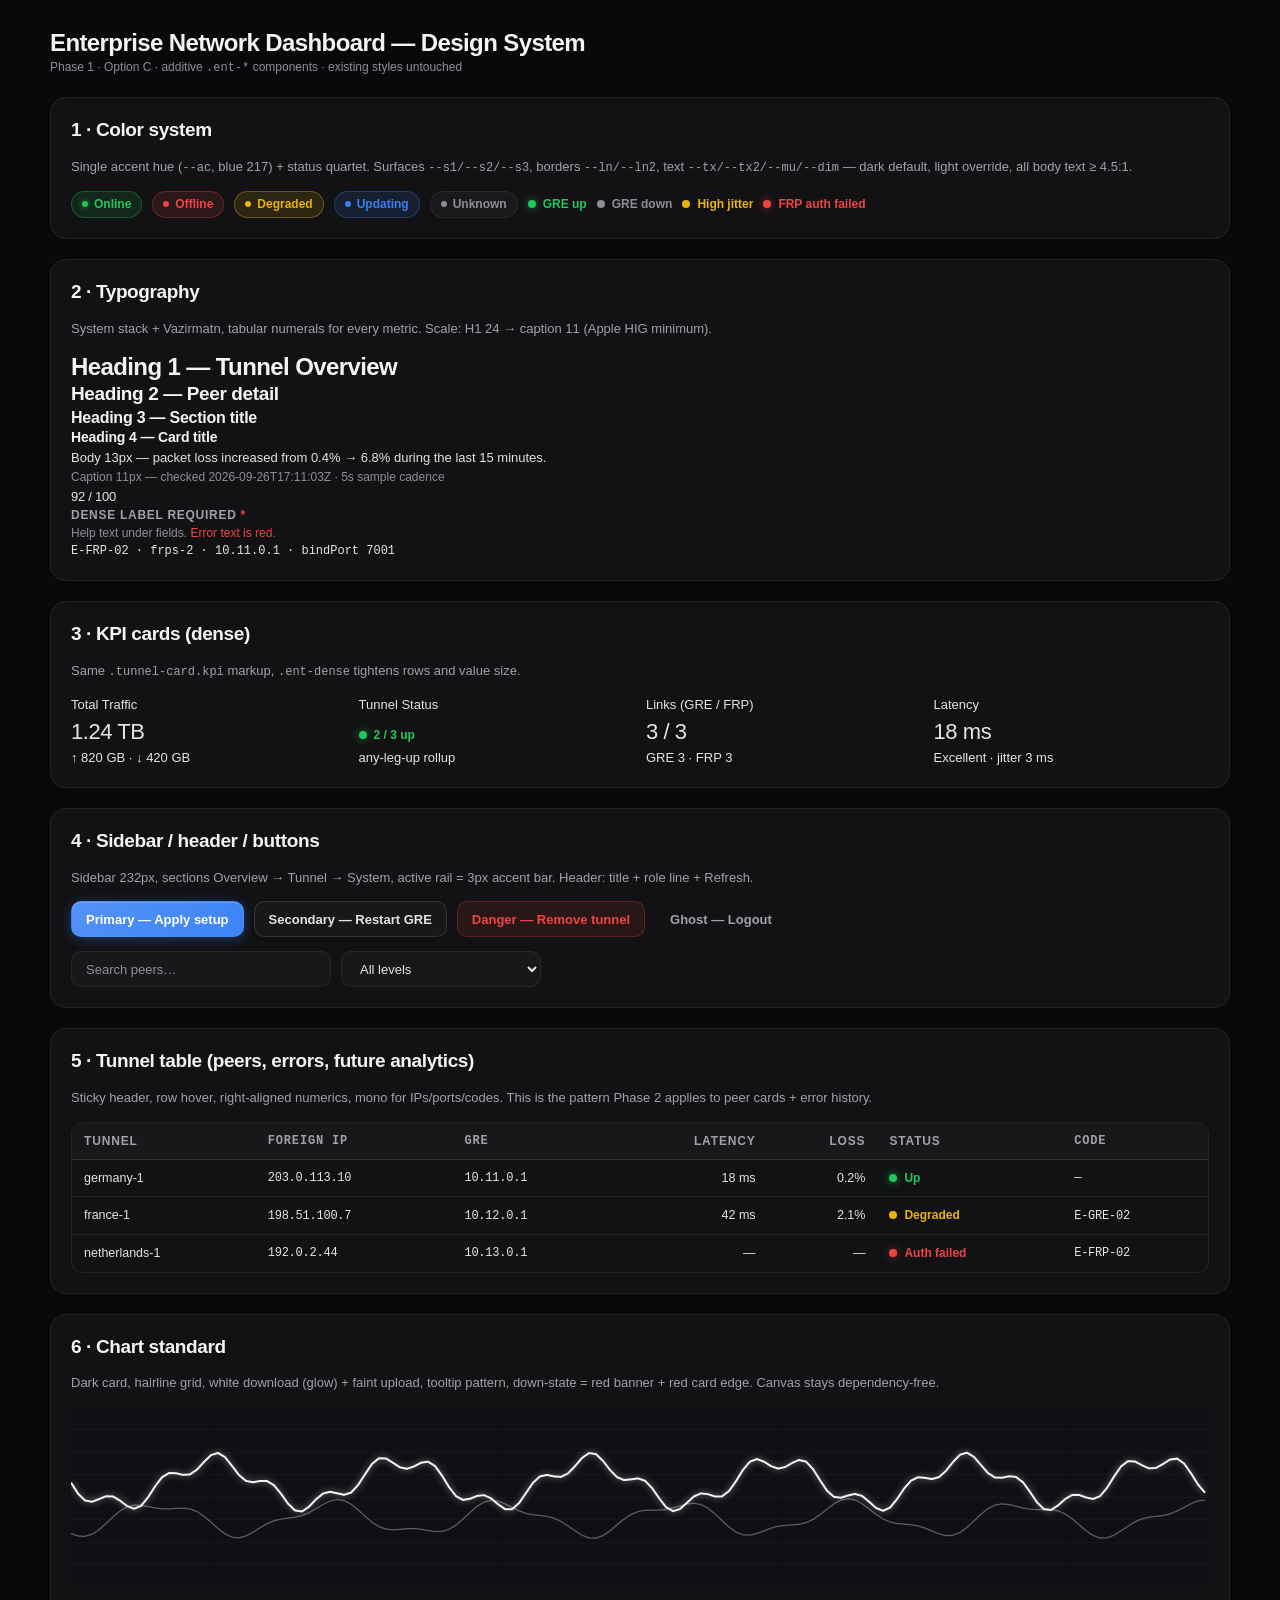
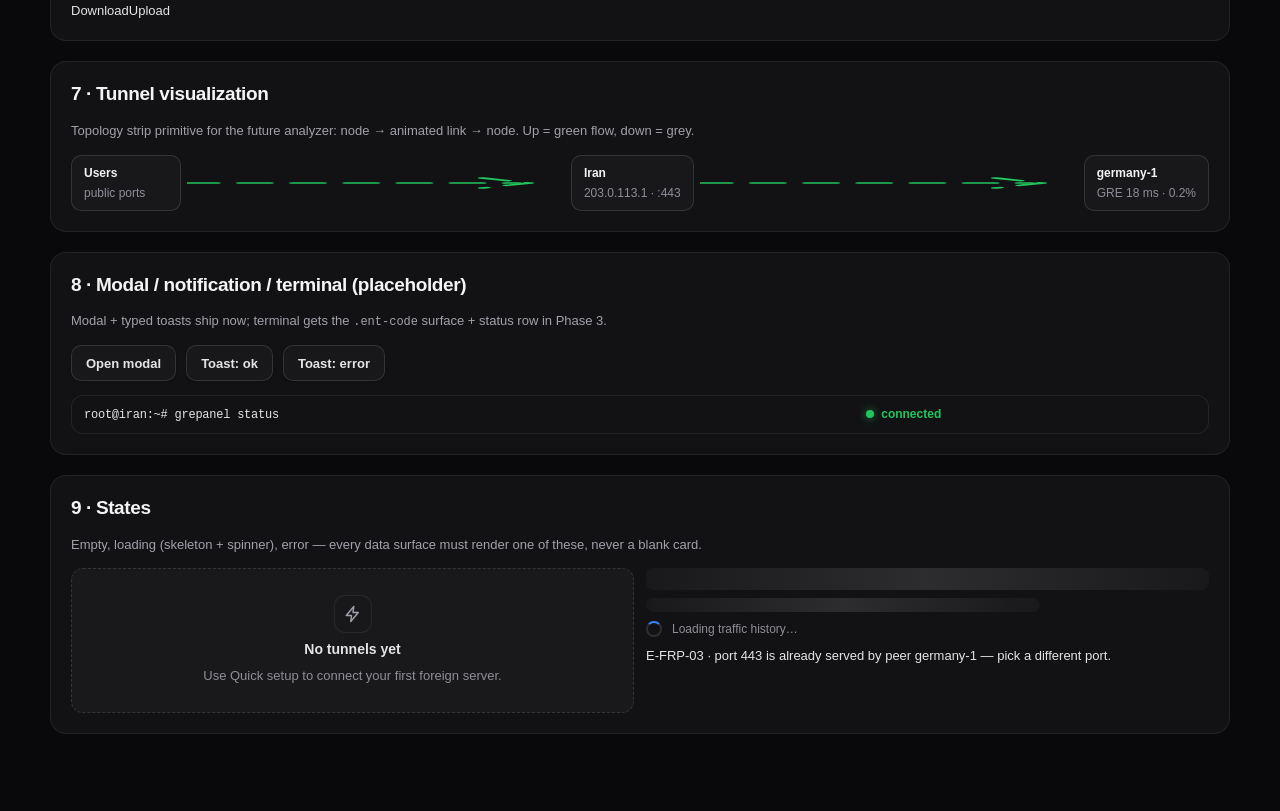
<file: panel/design-system.html>
<!doctype html>
<html lang="en">
<head>
<meta charset="utf-8">
<meta name="viewport" content="width=device-width, initial-scale=1">
<title>Hashem Panel — Enterprise Design System (Phase 1 Preview)</title>
<link rel="stylesheet" href="tokens.css">
<link rel="stylesheet" href="base.css">
<link rel="stylesheet" href="enterprise.css">
<style>
  body { padding: 28px 20px 80px; }
  .ds-wrap { max-width: 1180px; margin: 0 auto; display: grid; gap: 20px; }
  .ds-sec { background: var(--s1); border: 1px solid var(--ln); border-radius: 16px; padding: 20px; display: grid; gap: 14px; }
  .ds-sec > h2 { font-size: var(--fs-h2); color: var(--tx); margin: 0; }
  .ds-sec > p { color: var(--mu); font-size: var(--fs-body); margin: 0; }
  .ds-row { display: flex; gap: 10px; flex-wrap: wrap; align-items: center; }
  .ds-kpis { display: grid; grid-template-columns: repeat(4, 1fr); gap: 12px; }
  @media (max-width: 900px) { .ds-kpis { grid-template-columns: 1fr 1fr; } }
  .ds-note { font-size: var(--fs-small); color: var(--dim); }
  canvas.demo { width: 100%; height: 180px; display: block; }
</style>
</head>
<body data-t="dark">
<div class="ds-wrap">
  <div>
    <h1 style="color:var(--tx)">Enterprise Network Dashboard — Design System</h1>
    <p class="ds-note">Phase 1 · Option C · additive <span class="ent-code">.ent-*</span> components · existing styles untouched</p>
  </div>

  <div class="ds-sec">
    <h2>1 · Color system</h2>
    <p>Single accent hue (<span class="ent-code">--ac</span>, blue 217) + status quartet. Surfaces <span class="ent-code">--s1/--s2/--s3</span>, borders <span class="ent-code">--ln/--ln2</span>, text <span class="ent-code">--tx/--tx2/--mu/--dim</span> — dark default, light override, all body text ≥ 4.5:1.</p>
    <div class="ds-row">
      <span class="badge ok"><span class="dot"></span>Online</span>
      <span class="badge err"><span class="dot"></span>Offline</span>
      <span class="badge warn"><span class="dot"></span>Degraded</span>
      <span class="badge info"><span class="dot"></span>Updating</span>
      <span class="badge dim"><span class="dot"></span>Unknown</span>
      <span class="ent-st on"><i></i>GRE up</span>
      <span class="ent-st off"><i></i>GRE down</span>
      <span class="ent-st warn"><i></i>High jitter</span>
      <span class="ent-st err"><i></i>FRP auth failed</span>
    </div>
  </div>

  <div class="ds-sec">
    <h2>2 · Typography</h2>
    <p>System stack + Vazirmatn, tabular numerals for every metric. Scale: H1 24 → caption 11 (Apple HIG minimum).</p>
    <div>
      <h1>Heading 1 — Tunnel Overview</h1>
      <h2>Heading 2 — Peer detail</h2>
      <h3>Heading 3 — Section title</h3>
      <h4>Heading 4 — Card title</h4>
      <p>Body 13px — packet loss increased from 0.4% → 6.8% during the last 15 minutes.</p>
      <small>Caption 11px — checked 2026-09-26T17:11:03Z · 5s sample cadence</small>
      <div class="kpi-val mono">92 / 100</div>
      <div class="ent-label">Dense label <span class="ent-req">required</span></div>
      <div class="ent-help">Help text under fields. <span class="ent-err-text">Error text is red.</span></div>
      <div class="ent-code">E-FRP-02 · frps-2 · 10.11.0.1 · bindPort 7001</div>
    </div>
  </div>

  <div class="ds-sec">
    <h2>3 · KPI cards (dense)</h2>
    <p>Same <span class="ent-code">.tunnel-card.kpi</span> markup, <span class="ent-code">.ent-dense</span> tightens rows and value size.</p>
    <div class="ds-kpis ent-dense">
      <div class="tunnel-card kpi"><div class="kpi-top"><span class="kpi-label">Total Traffic</span></div><div class="kpi-val mono">1.24 TB</div><div class="kpi-sub">↑ 820 GB · ↓ 420 GB</div></div>
      <div class="tunnel-card kpi"><div class="kpi-top"><span class="kpi-label">Tunnel Status</span></div><div class="kpi-val"><span class="ent-st on"><i></i>2 / 3 up</span></div><div class="kpi-sub">any-leg-up rollup</div></div>
      <div class="tunnel-card kpi"><div class="kpi-top"><span class="kpi-label">Links (GRE / FRP)</span></div><div class="kpi-val mono">3 / 3</div><div class="kpi-sub">GRE 3 · FRP 3</div></div>
      <div class="tunnel-card kpi"><div class="kpi-top"><span class="kpi-label">Latency</span></div><div class="kpi-val mono">18 ms</div><div class="kpi-sub"><span class="pos">Excellent</span> · jitter 3 ms</div></div>
    </div>
  </div>

  <div class="ds-sec">
    <h2>4 · Sidebar / header / buttons</h2>
    <p>Sidebar 232px, sections Overview → Tunnel → System, active rail = 3px accent bar. Header: title + role line + Refresh.</p>
    <div class="ds-row">
      <button class="hashem-btn hashem-btn-primary">Primary — Apply setup</button>
      <button class="hashem-btn hashem-btn-secondary">Secondary — Restart GRE</button>
      <button class="hashem-btn hashem-btn-danger">Danger — Remove tunnel</button>
      <button class="hashem-btn hashem-btn-ghost">Ghost — Logout</button>
    </div>
    <div class="ds-row">
      <input class="hashem-input" placeholder="Search peers…" style="max-width:260px">
      <select class="hashem-select" style="max-width:200px"><option>All levels</option><option>Errors</option></select>
    </div>
  </div>

  <div class="ds-sec">
    <h2>5 · Tunnel table (peers, errors, future analytics)</h2>
    <p>Sticky header, row hover, right-aligned numerics, mono for IPs/ports/codes. This is the pattern Phase 2 applies to peer cards + error history.</p>
    <div class="ent-tbl-wrap" tabindex="0">
      <table class="ent-tbl">
        <thead><tr><th>Tunnel</th><th class="mono">Foreign IP</th><th class="mono">GRE</th><th class="num">Latency</th><th class="num">Loss</th><th>Status</th><th class="mono">Code</th></tr></thead>
        <tbody>
          <tr><td>germany-1</td><td class="mono">203.0.113.10</td><td class="mono">10.11.0.1</td><td class="num">18 ms</td><td class="num">0.2%</td><td><span class="ent-st on"><i></i>Up</span></td><td class="mono">—</td></tr>
          <tr><td>france-1</td><td class="mono">198.51.100.7</td><td class="mono">10.12.0.1</td><td class="num">42 ms</td><td class="num">2.1%</td><td><span class="ent-st warn"><i></i>Degraded</span></td><td class="mono">E-GRE-02</td></tr>
          <tr><td>netherlands-1</td><td class="mono">192.0.2.44</td><td class="mono">10.13.0.1</td><td class="num">—</td><td class="num">—</td><td><span class="ent-st err"><i></i>Auth failed</span></td><td class="mono">E-FRP-02</td></tr>
        </tbody>
      </table>
    </div>
  </div>

  <div class="ds-sec">
    <h2>6 · Chart standard</h2>
    <p>Dark card, hairline grid, white download (glow) + faint upload, tooltip pattern, down-state = red banner + red card edge. Canvas stays dependency-free.</p>
    <div class="ent-chart-wrap">
      <canvas class="demo" id="demoChart"></canvas>
    </div>
    <div class="chart-legend"><span><i class="sw" style="background:#f4f4f5"></i>Download</span><span><i class="sw" style="background:rgba(244,244,245,.35)"></i>Upload</span></div>
  </div>

  <div class="ds-sec">
    <h2>7 · Tunnel visualization</h2>
    <p>Topology strip primitive for the future analyzer: node → animated link → node. Up = green flow, down = grey.</p>
    <div class="ent-topo">
      <div class="ent-topo-node"><b>Users</b><span>public ports</span></div>
      <div class="ent-topo-link up"><svg viewBox="0 0 64 22" preserveAspectRatio="none"><line x1="0" y1="11" x2="56" y2="11" stroke="currentColor" stroke-width="1.5"/><path d="M50 6 L58 11 L50 16" fill="none" stroke="currentColor" stroke-width="1.5"/></svg></div>
      <div class="ent-topo-node"><b>Iran</b><span>203.0.113.1 · :443</span></div>
      <div class="ent-topo-link up"><svg viewBox="0 0 64 22" preserveAspectRatio="none"><line x1="0" y1="11" x2="56" y2="11" stroke="currentColor" stroke-width="1.5"/><path d="M50 6 L58 11 L50 16" fill="none" stroke="currentColor" stroke-width="1.5"/></svg></div>
      <div class="ent-topo-node"><b>germany-1</b><span>GRE 18 ms · 0.2%</span></div>
    </div>
  </div>

  <div class="ds-sec">
    <h2>8 · Modal / notification / terminal (placeholder)</h2>
    <p>Modal + typed toasts ship now; terminal gets the <span class="ent-code">.ent-code</span> surface + status row in Phase 3.</p>
    <div class="ds-row">
      <button class="hashem-btn hashem-btn-secondary" onclick="document.getElementById('demoModal').hidden=false">Open modal</button>
      <button class="hashem-btn hashem-btn-secondary" onclick="demoToast('ok','Tunnel added','germany-1 · token shown in logs')">Toast: ok</button>
      <button class="hashem-btn hashem-btn-secondary" onclick="demoToast('err','E-FRP-02 · auth failed','Re-copy the token from the Iran peer card')">Toast: error</button>
    </div>
    <div class="ent-tbl-wrap"><table class="ent-tbl"><tbody>
      <tr><td class="mono">root@iran:~# grepanel status</td><td><span class="ent-st on"><i></i>connected</span></td></tr>
    </tbody></table></div>
  </div>

  <div class="ds-sec">
    <h2>9 · States</h2>
    <p>Empty, loading (skeleton + spinner), error — every data surface must render one of these, never a blank card.</p>
    <div class="ent-grid-2">
      <div class="ent-empty"><span class="ent-empty-ic"><svg viewBox="0 0 24 24" fill="none" stroke="currentColor"><path d="M13 2L3 14h7l-1 8 10-12h-7l1-8z"/></svg></span><b>No tunnels yet</b>Use Quick setup to connect your first foreign server.</div>
      <div style="display:grid;gap:8px;align-content:start">
        <div class="ent-skel" style="height:22px"></div>
        <div class="ent-skel" style="height:14px;width:70%"></div>
        <div class="ds-row"><span class="ent-spinner"></span><span class="ds-note">Loading traffic history…</span></div>
        <div class="warnbox">E-FRP-03 · port 443 is already served by peer germany-1 — pick a different port.</div>
      </div>
    </div>
  </div>
</div>

<div class="ent-modal-ov" id="demoModal" hidden>
  <div class="ent-modal" role="dialog" aria-modal="true" aria-label="Demo modal">
    <div class="ent-modal-h"><b>Remove tunnel?</b><button class="ent-x" onclick="document.getElementById('demoModal').hidden=true" aria-label="Close">×</button></div>
    <div class="ent-modal-b"><p style="color:var(--tx2);margin:0">GRE + FRP for <span class="ent-code">germany-1</span> will be deleted; the panel stays. This is the future confirm pattern for destructive actions.</p></div>
    <div class="ent-modal-f"><button class="hashem-btn hashem-btn-ghost" onclick="document.getElementById('demoModal').hidden=true">Cancel</button><button class="hashem-btn hashem-btn-danger" onclick="document.getElementById('demoModal').hidden=true">Remove</button></div>
  </div>
</div>
<div id="entToasts"></div>

<script>
function demoToast(kind, title, sub) {
  const box = document.getElementById('entToasts');
  const el = document.createElement('div');
  el.className = 'ent-toast ' + kind;
  el.innerHTML = '<i></i><div><b></b><small></small></div>';
  el.querySelector('b').textContent = title;
  el.querySelector('small').textContent = sub;
  box.appendChild(el);
  setTimeout(() => el.remove(), 3200);
}
(function () {
  const c = document.getElementById('demoChart'), ctx = c.getContext('2d');
  const W = c.width = c.offsetWidth * 2, H = c.height = 360;
  ctx.fillStyle = '#101014'; ctx.fillRect(0, 0, W, H);
  ctx.strokeStyle = 'rgba(255,255,255,.06)'; ctx.lineWidth = 1;
  for (let y = 0; y < H; y += 45) { ctx.beginPath(); ctx.moveTo(0, y + .5); ctx.lineTo(W, y + .5); ctx.stroke(); }
  const line = (pts, style, glow) => {
    ctx.beginPath(); pts.forEach((p, i) => i ? ctx.lineTo(p[0], p[1]) : ctx.moveTo(p[0], p[1]));
    ctx.strokeStyle = style; ctx.lineWidth = glow ? 4 : 2.5;
    if (glow) { ctx.shadowColor = 'rgba(255,255,255,.55)'; ctx.shadowBlur = 14; }
    ctx.stroke(); ctx.shadowBlur = 0;
  };
  const dl = [], ul = [];
  for (let x = 0; x <= W; x += 14) {
    dl.push([x, H * .42 + Math.sin(x / 60) * 44 + Math.sin(x / 17) * 16]);
    ul.push([x, H * .62 + Math.cos(x / 55) * 30 + Math.sin(x / 23) * 10]);
  }
  line(ul, 'rgba(244,244,245,.35)', false);
  line(dl, '#f4f4f5', true);
})();
try {
  var t = localStorage.getItem('gre_theme') || 'dark';
  document.body.dataset.t = t;
} catch (e) {}
</script>
</body>
</html>
</file>
<file: panel/tokens.css>
/* Hashem Tunnel — Design Tokens
 * Minimal, Premium, Technical, Friendly
 */

/* Baseline resets */
button,input,select,textarea{font:inherit;color:inherit}
svg{fill:none;stroke:currentColor;stroke-width:1.9;stroke-linecap:round;stroke-linejoin:round}
[hidden]{display:none!important}

*{box-sizing:border-box;margin:0;padding:0}
html{-webkit-text-size-adjust:100%;-moz-text-size-adjust:100%;text-size-adjust:100%}

/* Glass material — subtle, professional */
/* Baseline typography scale & spacing rhythm */
:root {
  /* Typography scale — rem-based, Apple HIG consistent hierarchy */
  --font-sans: -apple-system, BlinkMacSystemFont, "Segoe UI", Roboto, "Inter", "Vazirmatn", Helvetica, Arial, sans-serif;
  --font-mono: ui-monospace, SFMono-Regular, Menlo, Monaco, Consolas, monospace;

  --fs-h1: 1.5rem;          /* 24px */
  --lh-h1: 1.25;
  --fw-h1: 700;

  --fs-h2: 1.1875rem;       /* 19px */
  --lh-h2: 1.3;
  --fw-h2: 650;

  --fs-h3: 1rem;            /* 16px */
  --lh-h3: 1.35;
  --fw-h3: 600;

  --fs-h4: 0.875rem;        /* 14px */
  --lh-h4: 1.4;
  --fw-h4: 600;

  --fs-body: 0.8125rem;     /* 13px */
  --lh-body: 1.5;
  --fw-body: 450;

  --fs-small: 0.75rem;      /* 12px */
  --lh-small: 1.45;
  --fw-small: 500;

  --fs-caption: 0.75rem;    /* 12px (project-wide minimum) */
  --lh-caption: 1.4;
  --fw-caption: 500;

  /* Spacing scale — 4/8/12/16/24/32 rhythm */
  --sp-1: 0.25rem;   /* 4px */
  --sp-2: 0.5rem;    /* 8px */
  --sp-3: 0.75rem;   /* 12px */
  --sp-4: 1rem;      /* 16px */
  --sp-5: 1.25rem;   /* 20px */
  --sp-6: 1.5rem;    /* 24px */
  --sp-8: 2rem;      /* 32px */
  --sp-12: 3rem;     /* 48px */

  /* Controls — one geometry for every button and field in the panel */
  --ctl-h: 36px;
  --ctl-r: 10px;
  --ctl-px: 14px;
  --ctl-fs: var(--fs-body);
  --ctl-fw: 600;
  --field: var(--s2);

  /* Radius scale */
  --r-sm: 8px;
  --r-md: 12px;
  --r-lg: 16px;
  --r-xl: 20px;

  /* Soft status tints (badges, boxes) */
  --ok-soft: color-mix(in srgb, var(--ok) 12%, transparent);
  --wr-soft: color-mix(in srgb, var(--wr) 12%, transparent);
  --er-soft: color-mix(in srgb, var(--er) 12%, transparent);
  --info-soft: color-mix(in srgb, var(--info) 12%, transparent);

  /* Status colors */
  --ok: #22c55e;
  --wr: #eab308;
  --er: #ef4444;
  --info: #3b82f6;
  --spring: cubic-bezier(.32, .72, 0, 1);
  /* Accent — single identity color, derived tints. Dark & light share the hue. */
  --accent-h: 217;
  --accent-s: 91%;
  --accent-l: 60%;
  --ac: hsl(var(--accent-h) var(--accent-s) var(--accent-l));
  --ac-on: #ffffff;
  --ac-soft: color-mix(in srgb, var(--ac) 12%, transparent);
  --ac-b30: color-mix(in srgb, var(--ac) 30%, transparent);
  --ac-b22: color-mix(in srgb, var(--ac) 22%, transparent);
  --ac-out70: color-mix(in srgb, var(--ac) 70%, transparent);
  --wr-b40: color-mix(in srgb, var(--wr) 40%, transparent);
  --ok-b40: color-mix(in srgb, var(--ok) 40%, transparent);
  --ok-b50: color-mix(in srgb, var(--ok) 50%, transparent);
  --er-b45: color-mix(in srgb, var(--er) 45%, transparent);
  --ac-b35-ln2: color-mix(in srgb, var(--ac) 35%, var(--ln2));
  --er-b25: color-mix(in srgb, var(--er) 25%, transparent);
  --ok-badge-b: color-mix(in srgb, var(--ok) 30%, transparent);
  --er-badge-b: color-mix(in srgb, var(--er) 30%, transparent);
  --wr-badge-b: color-mix(in srgb, var(--wr) 35%, transparent);
  --info-badge-b: color-mix(in srgb, var(--info) 30%, transparent);
  --ac-btn-dark: color-mix(in srgb, var(--ac) 90%, black);
  --er-btn-b40: color-mix(in srgb, var(--er) 40%, transparent);
}

/* Glass material — subtle, professional */
body{
  --glass:color-mix(in srgb,var(--s1) 85%,transparent);
  --glass-solid:color-mix(in srgb,var(--s1) 94%,transparent);
  --glass-blur:blur(16px) saturate(140%);
  --glass-edge:color-mix(in srgb,var(--tx) 10%,transparent);
  --glass-lift:0 2px 8px rgba(0,0,0,.06),0 10px 30px rgba(0,0,0,.18);
  --sc1:var(--ac);
  --sc2:color-mix(in srgb,var(--ac) 38%,var(--mu));
}
@media (prefers-reduced-transparency:reduce){
  body{--glass:var(--s1);--glass-solid:var(--s1);--glass-blur:none;
       --glass-edge:var(--ln)}
}
@media (prefers-contrast:more){
  body{--glass:var(--s1);--glass-solid:var(--s1);--glass-blur:none;
       --glass-edge:var(--tx)}
}

/* Hashem Body Ground */
body {
  min-height: 100dvh;
  background: var(--bg);
  color: var(--tx2);
  font-family: var(--font-sans);
  font-size: var(--fs-body);
  line-height: var(--lh-body);
  -webkit-font-smoothing: antialiased;
  transition: background .2s ease, color .2s ease;
}

::selection {
  background: color-mix(in srgb, var(--ac, #3b82f6) 28%, transparent);
  color: inherit;
}

/* Hashem Dark Theme — Default matte premium feel (#09090B) */
body[data-t="dark"], body {
  color-scheme: dark;
  --bg: #09090b;
  --sidebar-bg: #09090b;
  --topbar-bg: rgba(9, 9, 11, 0.82);
  --s1: #121214;       /* Card surface */
  --s2: #18181b;       /* Elevated card surface */
  --s3: #222226;       /* Active/hover surface */
  --sunk: rgba(255, 255, 255, 0.03);
  
  /* Crisp borders */
  --ln: rgba(255, 255, 255, 0.07);
  --ln2: rgba(255, 255, 255, 0.12);
  --ln3: #27272a;
  
  /* High-contrast Typography (all >= 4.5:1 on all surfaces) */
  --tx: #f4f4f5;   /* Pure white/bright - titles & metrics (14.4:1 - 18.1:1) */
  --tx2: #e4e4e7;  /* High contrast text / body (12.5:1 - 15.7:1) */
  --mu: #a1a1aa;   /* Muted gray - labels (6.2:1 - 7.8:1) */
  --dim: #8e8e98;  /* Secondary notes & captions (4.9:1 - 6.1:1) */
  --faint: #888893;/* Subtle timestamps & inactive text (4.52:1 - 5.7:1) */
  
  --lift: 0 4px 20px rgba(0, 0, 0, 0.5);
  --lift-sm: 0 1px 3px rgba(0, 0, 0, 0.25);

  --ac-hover: color-mix(in srgb, var(--ac) 82%, #ffffff);
  --ac-subtle: rgba(255, 255, 255, 0.06);
  --neon-blue: #60a5fa;
  --sc: #a855f7;
  --field: var(--s2);
}

/* Hashem Light Theme — High-contrast semantic override */
:root[data-t="light"], body[data-t="light"] {
  color-scheme: light;
  --bg: #f2f2f2;
  --sidebar-bg: #ffffff;
  --topbar-bg: rgba(255, 255, 255, 0.85);
  --s1: #ffffff;
  --s2: #fafafa;
  --s3: #f4f4f4;
  --sunk: rgba(0, 0, 0, 0.03);

  --ln: rgba(0, 0, 0, 0.08);
  --ln2: rgba(0, 0, 0, 0.14);
  --ln3: #e4e4e7;

  /* High-contrast Typography (all >= 4.5:1 on all light surfaces) */
  --tx: #18181b;   /* Deep charcoal titles & metrics (15.8:1 - 17.7:1) */
  --tx2: #27272a;  /* High contrast body (13.3:1 - 14.9:1) */
  --mu: #52525b;   /* Muted gray - labels (6.9:1 - 7.7:1) */
  --dim: #5f6368;  /* Secondary notes & captions (5.4:1 - 6.1:1) */
  --faint: #686b72;/* Subtle timestamps & inactive text (4.77:1 - 5.3:1) */

  --lift: 0 4px 20px rgba(0, 0, 0, 0.08);
  --lift-sm: 0 1px 3px rgba(0, 0, 0, 0.06);

  --ac-hover: color-mix(in srgb, var(--ac) 85%, #000000);
  --ac-subtle: rgba(0, 0, 0, 0.05);
  --neon-blue: #2563eb;
  --sc: #9333ea;
  --field: var(--s1);
}

/* Custom Scrollbar */
::-webkit-scrollbar { width: 6px; height: 6px; }
::-webkit-scrollbar-track { background: transparent; }
::-webkit-scrollbar-thumb { background: var(--ln2); border-radius: 3px; }
::-webkit-scrollbar-thumb:hover { background: var(--ln3); }

/* Global Button & Control Tokens */
.hashem-btn {
  display: inline-flex;
  align-items: center;
  justify-content: center;
  gap: 8px;
  height: var(--ctl-h);
  padding: 0 var(--ctl-px);
  border-radius: var(--ctl-r);
  font-size: var(--ctl-fs);
  font-weight: var(--ctl-fw);
  transition: all 0.15s ease;
  cursor: pointer;
  border: 1px solid transparent;
  text-decoration: none;
}
.hashem-btn:focus {
  outline: none;
  box-shadow: 0 0 0 2px var(--bg), 0 0 0 3px var(--ac);
}

.hashem-btn-primary {
  background:linear-gradient(135deg, color-mix(in srgb, var(--ac) 88%, #ffffff 12%), var(--ac));
  color:var(--ac-on);
  border-color:transparent;
  box-shadow:0 2px 12px color-mix(in srgb, var(--ac) 35%, transparent), inset 0 1px 0 rgba(255,255,255,.18);
}
.hashem-btn-primary:hover {
  background:var(--ac-hover);
  transform:translateY(-1px);
  box-shadow:0 4px 18px color-mix(in srgb, var(--ac) 45%, transparent), inset 0 1px 0 rgba(255,255,255,.18);
}
.hashem-btn-primary:active { transform:translateY(0); }

.hashem-btn-secondary {
  background:var(--s2);
  color:var(--tx2);
  border:1px solid var(--ln2);
  box-shadow:var(--lift-sm);
}
.hashem-btn-secondary:hover {
  background:var(--s3);
  color:var(--tx);
  border-color:var(--ac-b35-ln2);
  transform:translateY(-1px);
}
.hashem-btn-secondary:active { transform:translateY(0); }

.hashem-btn-danger {
  background: color-mix(in srgb, var(--er) 10%, transparent);
  color: var(--er);
  border: 1px solid var(--er-b25);
}
.hashem-btn-danger:hover {
  background: color-mix(in srgb, var(--er) 20%, transparent);
}

.hashem-btn-ghost {
  background: transparent;
  color: var(--mu);
}
.hashem-btn-ghost:hover {
  color: var(--tx);
  background: var(--sunk);
}

/* Form Controls */
.hashem-input, .hashem-select {
  height:var(--ctl-h);
  width:100%;
  padding:0 var(--ctl-px);
  background:var(--field);
  border:1px solid var(--ln);
  border-radius:var(--ctl-r);
  font-size:var(--ctl-fs);
  color:var(--tx2);
  outline:none;
  transition:border-color .15s ease, box-shadow .15s ease, background .15s ease;
}
.hashem-input::placeholder {
  color:var(--dim);
}
.hashem-input:hover { border-color:var(--ln2); }
.hashem-input:focus, .hashem-select:focus {
  border-color:var(--ac);
  box-shadow:0 0 0 3px color-mix(in srgb, var(--ac) 18%, transparent);
}

/* Quick Create & Action Buttons in Sidebar */
.sidebar-action {
  padding: var(--sp-3) var(--sp-4) var(--sp-2);
  display: flex;
  align-items: center;
  gap: var(--sp-2);
}

.quick-create-btn {
  flex: 1;
  height: 36px;
  border-radius: 10px;
  background: var(--tx);
  color: var(--bg);
  font-size: var(--fs-body);
  font-weight: 600;
  display: inline-flex;
  align-items: center;
  gap: var(--sp-2);
  padding: 0 var(--sp-4);
  border: none;
  cursor: pointer;
  transition: all 0.18s cubic-bezier(0.16, 1, 0.3, 1);
  box-shadow: var(--lift-sm);
}

.quick-create-btn:hover {
  background: color-mix(in srgb, var(--tx) 88%, var(--ac));
  transform: translateY(-1px);
  box-shadow: var(--lift);
}

.quick-create-btn:active {
  transform: translateY(0);
}

.quick-create-btn svg {
  width: 15px;
  height: 15px;
  stroke-width: 2.2;
}

.quick-action-btn {
  width: 36px;
  height: 36px;
  border-radius: 10px;
  background: var(--sunk);
  border: 1px solid var(--ln);
  color: var(--mu);
  display: inline-flex;
  align-items: center;
  justify-content: center;
  cursor: pointer;
  transition: all 0.15s ease;
  flex-shrink: 0;
}

.quick-action-btn:hover {
  background: var(--s3);
  color: var(--tx);
  border-color: var(--ln2);
}

.quick-action-btn svg {
  width: 16px;
  height: 16px;
}

/* Trend Pill Badges */
.stat-pill-badge {
  display: inline-flex;
  align-items: center;
  gap: 4px;
  font-size: var(--fs-caption);
  font-weight: 600;
  padding: 3px var(--sp-2);
  border-radius: 9999px;
  background: var(--sunk);
  border: 1px solid var(--ln2);
  color: var(--tx2);
  letter-spacing: 0.01em;
}

.stat-pill-badge.trend-up {
  color: var(--tx);
}

.stat-pill-badge.trend-down {
  color: var(--dim);
}

.stat-pill-badge svg {
  width: 11px;
  height: 11px;
  stroke-width: 2.2;
}

/* Enterprise Network Dashboard — density + data surfaces (Phase 1, additive only) */
:root {
  --ent-w-sidebar: 232px;
  --ent-w-page: 1180px;
  --ent-gap: 12px;
  --ent-gap-lg: 16px;
  --ent-row-h: 40px;
  --ent-kpi-val: 22px;
  --ent-tbl-head-fs: 12px;
  --ent-tbl-fs: 12.5px;
  --ent-code-fs: 12px;
  --ent-chart-grid: rgba(255,255,255,.06);
  --ent-chart-axis: var(--mu);
  --ent-modal-bg: rgba(0,0,0,.55);
  --ent-toast-w: min(92vw, 420px);
  --ent-focus: color-mix(in srgb, var(--ac) 70%, transparent);
}
/* One focus ring for every control, whichever family it belongs to: the
   keyboard path has to look the same on the dashboard and in a dialog. */
.hashem-btn:focus-visible,
.hashem-input:focus-visible,
.hashem-select:focus-visible,
.dlg .btn2:focus-visible,
.dlg .btn6:focus-visible,
.dlg .nb:focus-visible,
.dlg .mini:focus-visible {
  outline: none;
  box-shadow: 0 0 0 2px var(--bg), 0 0 0 3px var(--ac);
}
</file>
<file: panel/enterprise.css>
/* Hashem Panel — Enterprise Network Dashboard Design System (Phase 1)
 * Additive only: no existing selector is redefined here, only new .ent-*
 * components + page density helpers. Works on both dark/light themes
 * via the tokens in tokens.css.
 */

/* ---------- page density ---------- */
.ent-page { max-width: var(--ent-w-page); }
.ent-grid { display: grid; gap: var(--ent-gap); }
.ent-grid-2 { display: grid; grid-template-columns: 1fr 1fr; gap: var(--ent-gap); }
@media (max-width: 760px) { .ent-grid-2 { grid-template-columns: 1fr; } }
.ent-sec-label {
  font-size: var(--ent-tbl-head-fs); font-weight: 700; letter-spacing: .08em;
  text-transform: uppercase; color: var(--dim);
}
.ent-dense .trow { padding: 7px 0; }
.ent-dense .kpi-val { font-size: var(--ent-kpi-val); }

/* ---------- tables (peers, errors, future analytics) ---------- */
.ent-tbl-wrap {
  border: 1px solid var(--ln); border-radius: var(--r-md);
  overflow: auto; background: var(--s1); max-width: 100%;
}
table.ent-tbl { width: 100%; border-collapse: collapse; font-size: var(--ent-tbl-fs); }
.ent-tbl thead th {
  position: sticky; top: 0; z-index: 1; background: var(--s2);
  font-size: var(--ent-tbl-head-fs); font-weight: 700; letter-spacing: .07em;
  text-transform: uppercase; color: var(--mu); text-align: left;
  padding: 9px 12px; border-bottom: 1px solid var(--ln2); white-space: nowrap;
}
.ent-tbl tbody td {
  padding: 9px 12px; border-bottom: 1px solid var(--ln); color: var(--tx2);
  vertical-align: middle; white-space: nowrap;
}
.ent-tbl tbody tr:last-child td { border-bottom: 0; }
.ent-tbl tbody tr:hover td { background: var(--sunk); }
.ent-tbl td.num, .ent-tbl th.num { text-align: right; font-variant-numeric: tabular-nums; }
.ent-tbl td.mono, .ent-tbl th.mono { font-family: var(--font-mono); font-size: var(--ent-code-fs); }
.ent-tbl .rowlink { cursor: pointer; }
.ent-tbl-wrap:focus-visible { outline: 2px solid var(--ent-focus); outline-offset: 2px; }

/* ---------- status indicators (extended) ---------- */
.ent-st { display: inline-flex; align-items: center; gap: 7px; font-size: var(--fs-small); font-weight: 600; white-space: nowrap; }
.ent-st i { width: 8px; height: 8px; border-radius: 50%; flex: none; background: var(--dim); }
.ent-st.on { color: var(--ok); } .ent-st.on i { background: var(--ok); box-shadow: 0 0 8px color-mix(in srgb, var(--ok) 65%, transparent); animation: entPulse 2s ease-in-out infinite; }
.ent-st.off { color: var(--dim); } .ent-st.off i { background: var(--dim); }
.ent-st.warn { color: var(--wr); } .ent-st.warn i { background: var(--wr); }
.ent-st.err { color: var(--er); } .ent-st.err i { background: var(--er); box-shadow: 0 0 8px color-mix(in srgb, var(--er) 55%, transparent); }
.ent-st.info { color: var(--info); } .ent-st.info i { background: var(--info); }
@keyframes entPulse { 0%,100% { opacity: 1; } 50% { opacity: .45; } }
@media (prefers-reduced-motion: reduce) { .ent-st.on i { animation: none; } }

/* ---------- modal (future confirm/edit dialogs) ---------- */
.ent-modal-ov {
  position: fixed; inset: 0; z-index: 120; display: grid; place-items: center;
  padding: 20px; background: var(--ent-modal-bg);
  backdrop-filter: blur(6px); -webkit-backdrop-filter: blur(6px);
}
.ent-modal {
  width: min(94vw, 520px); max-height: 88dvh; overflow: auto;
  background: var(--s1); border: 1px solid var(--ln2); border-radius: var(--r-lg);
  box-shadow: var(--lift); animation: entPop .22s var(--spring) both;
}
@keyframes entPop { from { opacity: 0; transform: translateY(10px) scale(.98); } }
.ent-modal-h { display: flex; align-items: center; justify-content: space-between; gap: 10px; padding: 14px 16px; border-bottom: 1px solid var(--ln); }
.ent-modal-h b { color: var(--tx); font-size: var(--fs-h4); }
.ent-modal-b { padding: 16px; display: grid; gap: 12px; }
.ent-modal-f { display: flex; gap: 8px; justify-content: flex-end; flex-wrap: wrap; padding: 14px 16px; border-top: 1px solid var(--ln); }
.ent-x { width: 32px; height: 32px; border-radius: 8px; border: 1px solid transparent; background: transparent; color: var(--mu); cursor: pointer; font-size: 16px; line-height: 1; }
.ent-x:hover { background: var(--sunk); color: var(--tx); }

/* ---------- toasts (typed; existing #toast keeps working) ---------- */
#entToasts { position: fixed; bottom: 20px; left: 50%; transform: translateX(-50%); z-index: 130; display: grid; gap: 8px; width: var(--ent-toast-w); }
.ent-toast {
  display: flex; gap: 10px; align-items: flex-start;
  background: color-mix(in srgb, var(--s2) 92%, transparent);
  border: 1px solid var(--ln2); border-radius: 12px; padding: 11px 14px;
  box-shadow: var(--lift); font-size: var(--fs-body); color: var(--tx);
  backdrop-filter: blur(12px); -webkit-backdrop-filter: blur(12px);
  animation: entSlideIn .25s var(--spring) both;
}
@keyframes entSlideIn { from { opacity: 0; transform: translateY(8px); } }
.ent-toast i { width: 8px; height: 8px; border-radius: 50%; margin-top: 6px; flex: none; background: var(--info); }
.ent-toast.ok i { background: var(--ok); } .ent-toast.err i { background: var(--er); }
.ent-toast.warn i { background: var(--wr); } .ent-toast.info i { background: var(--info); }
.ent-toast small { display: block; color: var(--dim); font-size: var(--fs-small); }
@media (prefers-reduced-motion: reduce) { .ent-toast, .ent-modal { animation: none; } }

/* ---------- empty / loading states ---------- */
.ent-empty {
  border: 1.5px dashed var(--ln2); border-radius: var(--r-md);
  padding: 26px 18px; text-align: center; display: grid; gap: 6px; justify-items: center;
  color: var(--dim); font-size: var(--fs-body); background: var(--sunk);
}
.ent-empty b { color: var(--tx2); font-size: var(--fs-h4); }
.ent-empty .ent-empty-ic {
  width: 38px; height: 38px; border-radius: 11px; display: grid; place-items: center;
  background: var(--s2); border: 1px solid var(--ln); color: var(--mu);
}
.ent-empty .ent-empty-ic svg { width: 18px; height: 18px; }
.ent-skel { position: relative; overflow: hidden; background: var(--sunk); border-radius: 8px; min-height: 14px; }
.ent-skel::after {
  content: ""; position: absolute; inset: 0;
  background: linear-gradient(90deg, transparent, color-mix(in srgb, var(--tx) 9%, transparent), transparent);
  animation: entShimmer 1.4s ease-in-out infinite;
}
@keyframes entShimmer { from { transform: translateX(-100%); } to { transform: translateX(100%); } }
.ent-spinner {
  width: 16px; height: 16px; border-radius: 50%; flex: none;
  border: 2px solid var(--ln2); border-top-color: var(--ac);
  animation: entSpin .8s linear infinite;
}
@keyframes entSpin { to { transform: rotate(360deg); } }
@media (prefers-reduced-motion: reduce) { .ent-skel::after, .ent-spinner { animation: none; } }

/* ---------- tunnel topology strip (future analyzer Viz) ---------- */
.ent-topo { display: flex; align-items: stretch; gap: 0; flex-wrap: wrap; }
.ent-topo-node {
  background: var(--s2); border: 1px solid var(--ln2); border-radius: 10px;
  padding: 8px 12px; min-width: 110px; display: grid; gap: 2px;
}
.ent-topo-node b { color: var(--tx); font-size: var(--fs-small); }
.ent-topo-node span { color: var(--dim); font-size: var(--fs-caption); font-variant-numeric: tabular-nums; }
.ent-topo-link { display: flex; align-items: center; padding: 0 6px; color: var(--dim); min-width: 64px; flex: 1; }
.ent-topo-link svg { width: 100%; height: 22px; }
.ent-topo-link.up { color: var(--ok); }
.ent-topo-link.down { color: var(--dim); }
.ent-topo-link.up line, .ent-topo-link.up path { stroke-dasharray: 5 4; animation: entDash 1.2s linear infinite; }
@keyframes entDash { to { stroke-dashoffset: -9; } }
@media (prefers-reduced-motion: reduce) { .ent-topo-link.up line, .ent-topo-link.up path { animation: none; } }

/* ---------- chart standard (canvas helpers) ---------- */
.ent-chart-tip {
  position: absolute; pointer-events: none; z-index: 5;
  background: var(--s2); border: 1px solid var(--ln2); border-radius: 8px;
  padding: 6px 10px; font-size: var(--fs-small); color: var(--tx2);
  box-shadow: var(--lift); font-variant-numeric: tabular-nums; white-space: nowrap;
}
.ent-chart-wrap { position: relative; }
.ent-chart-axis { font-size: 12px; fill: var(--ent-chart-axis); font-family: var(--font-sans); }

/* ---------- enterprise forms (denser labels) ---------- */
.ent-label { font-size: 12px; font-weight: 700; letter-spacing: .06em; text-transform: uppercase; color: var(--mu); }
.ent-req::after { content: " *"; color: var(--er); }
.ent-help { font-size: var(--fs-small); color: var(--dim); }
.ent-err-text { font-size: var(--fs-small); color: var(--er); }

/* ---------- light-theme tuning ---------- */
body[data-t="light"] .ent-tbl thead th { background: var(--s3); }
body[data-t="light"] .ent-empty { background: rgba(0,0,0,.025); }
body[data-t="light"] .ent-topo-node { background: var(--s1); }

/* ---------- code / log text ---------- */
.ent-code { font-family: var(--font-mono); font-size: var(--ent-code-fs); font-variant-numeric: tabular-nums; }

/* ---------- interactive terminal (Phase 3) ---------- */
.term-live { width: 8px; height: 8px; border-radius: 50%; background: var(--ok); box-shadow: 0 0 8px color-mix(in srgb, var(--ok) 65%, transparent); animation: entPulse 2s ease-in-out infinite; }
.term-toolbar { display: flex; gap: 8px; flex-wrap: wrap; align-items: center; }
.term-toolbar .hashem-btn { height: 32px; padding: 0 12px; font-size: 12.5px; }
.term-search { display: flex; gap: 8px; flex-wrap: wrap; align-items: center; }
.term-search .hashem-input { flex: 1; min-width: 160px; }
.term-wrap { position: relative; border: 1px solid var(--ln2); border-radius: var(--r-md); background: #0a0e17; min-height: 420px; height: 52dvh; overflow: hidden; }
.term-wrap.full { position: fixed; inset: 12px; z-index: 140; height: auto; }
.term-wrap #termBox, .term-wrap .xterm { height: 100%; }
.term-wrap #termBox { padding: 8px; }
.term-overlay { position: absolute; inset: 0; display: grid; place-items: center; background: rgba(6,9,15,.72); backdrop-filter: blur(3px); }
.term-overlay-card { display: grid; gap: 10px; justify-items: center; text-align: center; background: var(--s1); border: 1px solid var(--ln2); border-radius: var(--r-lg); padding: 22px 26px; max-width: min(92%, 380px); }
.term-overlay-card b { color: var(--tx); font-size: var(--fs-h4); }
.term-keys { display: flex; gap: 6px; flex-wrap: wrap; }
.term-keys button { border: 1px solid var(--ln2); background: var(--s2); color: var(--tx2); border-radius: 8px; padding: 7px 11px; font-size: 12px; font-family: var(--font-mono); cursor: pointer; }
.term-keys button:hover { border-color: var(--ac); color: var(--tx); }
.term-keys button:active { transform: translateY(1px); }
.term-quick { display: flex; gap: 6px; flex-wrap: wrap; }
.term-quick button { border: 1px dashed var(--ac); background: color-mix(in srgb, var(--ac) 10%, transparent); color: var(--tx); border-radius: 8px; padding: 7px 11px; font-size: 12px; font-weight: 600; cursor: pointer; }
.term-quick button:hover { background: color-mix(in srgb, var(--ac) 22%, transparent); }
.term-quick button:active { transform: translateY(1px); }
@media (max-width: 760px) {
  .term-wrap { min-height: 340px; height: 56dvh; }
  .term-keys button { padding: 10px 14px; font-size: 13px; }
}

/* ---------- shared state blocks (empty / error / loading) — helpers: stateEmpty(), stateError(), skel() ---------- */
.ent-empty > span:not(.ent-empty-ic) { color: var(--dim); max-width: 46ch; }
.ent-empty .hashem-btn { margin-top: 4px; }
.ent-empty.ent-empty-sm { padding: 16px 12px; }
.ent-empty.ent-error { border-color: var(--er-badge-b, var(--er)); background: var(--er-soft, var(--sunk)); }
.ent-empty.ent-error .ent-empty-ic { color: var(--er); }
.ent-empty.ent-error > b { color: var(--er); }
pre.logs .ent-empty { white-space: normal; font-family: var(--font-sans); }
.rs-content .ent-empty { text-align: center; }
@media (max-width: 480px) { .ent-empty { padding: 18px 12px; } }


/* ================= Accent presets (WCAG AA checked) =================
   Default (no data-acc) keeps the original blue. Dark: accent as text/ring on
   #121214 >= 4.5:1, button label is near-black (>= 4.6:1). Light: accent on
   white >= 4.6:1 with white button label. */
:root[data-acc="indigo"]  { --accent-h:243; --accent-s:75%; --accent-l:68%; --ac-on:#09090b; }
:root[data-acc="violet"]  { --accent-h:265; --accent-s:83%; --accent-l:68%; --ac-on:#09090b; }
:root[data-acc="rose"]    { --accent-h:341; --accent-s:75%; --accent-l:60%; --ac-on:#09090b; }
:root[data-acc="emerald"] { --accent-h:160; --accent-s:84%; --accent-l:42%; --ac-on:#09090b; }
:root[data-acc="teal"]    { --accent-h:178; --accent-s:80%; --accent-l:42%; --ac-on:#09090b; }
:root[data-acc="orange"]  { --accent-h:22;  --accent-s:90%; --accent-l:50%; --ac-on:#09090b; }
:root[data-acc="indigo"][data-t="light"]  { --accent-l:59%; --ac-on:#fff; }
:root[data-acc="violet"][data-t="light"]  { --accent-l:58%; --ac-on:#fff; }
:root[data-acc="rose"][data-t="light"]    { --accent-l:46%; --ac-on:#fff; }
:root[data-acc="emerald"][data-t="light"] { --accent-l:26%; --ac-on:#fff; }
:root[data-acc="teal"][data-t="light"]    { --accent-l:26%; --ac-on:#fff; }
:root[data-acc="orange"][data-t="light"]  { --accent-l:40%; --ac-on:#fff; }

.acc-grid { display:grid; grid-template-columns:repeat(auto-fill, minmax(104px, 1fr)); gap:10px; margin-top:10px; }
.acc-sw {
  display:flex; align-items:center; gap:10px; min-height:44px; padding:8px 12px;
  background:var(--s2); border:1px solid var(--ln2); border-radius:var(--r-md);
  color:var(--tx2); font-size:var(--fs-small); font-weight:600; cursor:pointer;
  transition:border-color .2s ease, background .2s ease, transform .15s var(--spring);
}
.acc-sw:hover { background:var(--s3); transform:translateY(-1px); }
.acc-sw[aria-checked="true"] { border-color:var(--sw); background:color-mix(in srgb, var(--sw) 12%, var(--s2)); color:var(--tx); box-shadow:0 0 0 1px var(--sw); }
.acc-dot { width:18px; height:18px; border-radius:50%; background:var(--sw); flex:none; box-shadow:inset 0 0 0 1px rgba(255,255,255,.25); }

/* ================= Live Activity Stream: closable ================= */
html[data-rs="0"] .right-sidebar { display:none; }
.rs-header { display:flex; align-items:center; justify-content:space-between; gap:8px; }
.rs-x {
  width:32px; height:32px; flex:none; display:grid; place-items:center; border-radius:8px;
  border:1px solid transparent; background:transparent; color:var(--mu); cursor:pointer;
  font-size:18px; line-height:1; letter-spacing:0; transition:background .15s ease, color .15s ease;
}
.rs-x:hover { background:var(--sunk); color:var(--tx); }
.rs-restore {
  display:flex; align-items:center; justify-content:space-between; gap:12px; flex-wrap:wrap;
  padding:12px 14px; margin:2px 0 10px; border:1px solid var(--ln); border-radius:var(--r-md); background:var(--sunk);
}
.rs-restore b { color:var(--tx); font-size:var(--fs-small); }

/* ================= Support (donate) nudge ================= */
.sup-card {
  position:fixed; z-index:110; inset-inline-end:20px; bottom:20px;
  width:min(392px, calc(100vw - 32px)); padding:18px 18px 12px;
  display:grid; gap:14px;
  background:color-mix(in srgb, var(--s2) 90%, transparent);
  -webkit-backdrop-filter:blur(18px) saturate(1.4); backdrop-filter:blur(18px) saturate(1.4);
  border:1px solid var(--ln2); border-radius:var(--r-xl);
  box-shadow:0 18px 50px rgba(0,0,0,.45), 0 0 0 1px color-mix(in srgb, var(--ac) 14%, transparent), inset 0 1px 0 rgba(255,255,255,.08);
  opacity:0; transform:translateY(16px) scale(.98);
  transition:opacity .22s ease, transform .3s var(--spring);
}
.sup-card::before {
  content:""; position:absolute; inset:0 0 auto 0; height:3px; border-radius:var(--r-xl) var(--r-xl) 0 0;
  background:linear-gradient(90deg, transparent, var(--ac), transparent); opacity:.85;
}
.sup-card.in { opacity:1; transform:none; }
.sup-card.out { opacity:0; transform:translateY(10px) scale(.98); }
.sup-head { display:flex; gap:14px; align-items:flex-start; padding-inline-end:34px; }
.sup-ico {
  flex:none; width:44px; height:44px; display:grid; place-items:center; border-radius:14px;
  background:var(--ac-soft); color:var(--ac); border:1px solid var(--ac-b30);
}
.sup-ico svg { width:22px; height:22px; fill:currentColor; stroke:none; }
.sup-card.in .sup-ico svg { animation:supBeat 2.4s ease-in-out 0.4s 3; transform-origin:center; }
@keyframes supBeat { 0%,100% { transform:scale(1); } 14% { transform:scale(1.14); } 28% { transform:scale(1); } 42% { transform:scale(1.1); } 70% { transform:scale(1); } }
.sup-txt b { display:block; color:var(--tx); font-size:var(--fs-h3); font-weight:700; line-height:1.35; }
.sup-txt p { margin:6px 0 0; color:var(--mu); font-size:var(--fs-small); line-height:1.65; }
.sup-acts { display:flex; gap:10px; }
.sup-acts .hashem-btn { flex:1; min-height:44px; }
.sup-link {
  justify-self:center; min-height:36px; padding:4px 10px; border:0; background:transparent; cursor:pointer;
  color:var(--mu); font-size:var(--fs-small); font-weight:500; border-radius:8px; transition:color .15s ease, background .15s ease;
}
.sup-link:hover { color:var(--tx2); background:var(--sunk); }
.sup-x {
  position:absolute; top:6px; inset-inline-end:6px; width:44px; height:44px; display:grid; place-items:center;
  border:0; border-radius:12px; background:transparent; color:var(--tx2); font-size:22px; line-height:1; cursor:pointer;
}
.sup-x:hover { background:var(--sunk); color:var(--tx); }
@media (max-width:640px) {
  .sup-card {
    inset-inline:12px; width:auto;
    bottom:calc(12px + env(safe-area-inset-bottom, 0px));
    padding:20px 18px 10px; border-radius:22px;
  }
  .sup-acts { flex-direction:column; gap:8px; }
  .sup-card { gap:10px; }
  .sup-acts .hashem-btn { min-height:48px; width:100%; }
  .sup-link { min-height:44px; }
}
@media (prefers-reduced-transparency:reduce) {
  .sup-card { background:var(--s2); -webkit-backdrop-filter:none; backdrop-filter:none; }
}
@media (prefers-reduced-motion:reduce) {
  .sup-card, .sup-card.in, .sup-card.out { transition:opacity .01s; transform:none; }
  .sup-card.in .sup-ico svg { animation:none; }
}

/* Keep page content scrollable clear of the popup instead of hiding it. */
body.sup-open .page { padding-bottom:calc(var(--sup-h, 280px) + 36px); }
@media (min-width:641px) { body.sup-open .page { padding-bottom:40px; } }
body[data-t="light"] .sup-card { box-shadow:0 18px 50px rgba(15,23,42,.22), 0 0 0 1px color-mix(in srgb, var(--ac) 18%, transparent), inset 0 1px 0 rgba(255,255,255,.8); border-color:var(--ln3); }


/* ================= Fleet (Tunnel tab) ================= */
.fleet { display:grid; gap:18px; margin-bottom:var(--ent-gap, 16px); }
.fleet[hidden] { display:none; }
.fleet-hero { display:flex; align-items:center; gap:18px; flex-wrap:wrap; }
.fleet-ring {
  --p:0; --c:var(--ok);
  width:72px; height:72px; flex:none; border-radius:50%; display:grid; place-items:center; position:relative;
  background:conic-gradient(var(--c) calc(var(--p) * 1%), var(--ln2) 0);
  transition:background .5s ease;
}
.fleet-ring::before { content:""; position:absolute; inset:7px; border-radius:50%; background:var(--s1); }
.fleet-ring b { position:relative; font-size:var(--fs-h3); color:var(--tx); font-variant-numeric:tabular-nums; }
.fleet-hero-txt { min-width:0; display:grid; gap:4px; }
.fleet-sum { font-size:var(--fs-h2); font-weight:700; letter-spacing:-.01em; line-height:1.3; }
.fleet-topo { display:grid; justify-items:center; padding:6px 0 2px; border-top:1px solid var(--ln); border-bottom:1px solid var(--ln); background:linear-gradient(180deg, var(--sunk), transparent); border-radius:var(--r-md); }
.fl-topo-svg { width:100%; max-width:560px; height:auto; overflow:visible; direction:ltr; }
.tp-link { fill:none; stroke-width:2.4; stroke-linecap:round; }
.tp-link.tp-healthy { stroke:var(--ok); stroke-dasharray:6 7; animation:tpFlow 1.4s linear infinite; }
.tp-link.tp-degraded { stroke:var(--wr); stroke-dasharray:10 6; }
.tp-link.tp-down { stroke:var(--er); stroke-dasharray:2 7; opacity:.7; }
@keyframes tpFlow { to { stroke-dashoffset:-26; } }
.tp-ring { fill:var(--s2); stroke-width:2; }
.tp-healthy .tp-ring { stroke:var(--ok); } .tp-degraded .tp-ring { stroke:var(--wr); } .tp-down .tp-ring { stroke:var(--er); }
.tp-healthy .tp-core { fill:var(--ok); } .tp-degraded .tp-core { fill:var(--wr); } .tp-down .tp-core { fill:var(--er); }
.tp-healthy .tp-core { animation:tpPulse 2.2s ease-in-out infinite; transform-box:fill-box; transform-origin:center; }
@keyframes tpPulse { 50% { transform:scale(1.35); opacity:.7; } }
.tp-hub-ring { fill:var(--ac-soft); stroke:var(--ac-b30); stroke-width:1.5; }
.tp-hub-core { fill:var(--ac); }
.tp-hub-ic { fill:var(--ac-on); font-size:12px; font-weight:800; letter-spacing:.04em; }
.tp-name { fill:var(--tx); font-size:13px; font-weight:700; }
.tp-sub { fill:var(--mu); font-size:11.5px; }
.fleet-grid { display:grid; grid-template-columns:repeat(auto-fill, minmax(250px, 1fr)); gap:14px; }
.fl-card {
  display:grid; gap:10px; padding:16px; border-radius:var(--r-lg);
  background:var(--s2); border:1px solid var(--ln2); position:relative; overflow:hidden;
  transition:border-color .2s ease, transform .2s var(--spring);
}
.fl-card::before { content:""; position:absolute; inset:0 0 auto 0; height:3px; background:var(--ok); opacity:.9; }
.fl-card.fl-degraded::before { background:var(--wr); } .fl-card.fl-down::before { background:var(--er); }
.fl-head { display:flex; align-items:center; justify-content:space-between; gap:8px; }
.fl-name { font-weight:700; color:var(--tx); font-size:var(--fs-h3); overflow:hidden; text-overflow:ellipsis; white-space:nowrap; }
.fl-ip { color:var(--mu); font-size:var(--fs-caption); overflow:hidden; text-overflow:ellipsis; white-space:nowrap; direction:ltr; text-align:start; }
.fl-ms { display:flex; align-items:baseline; gap:5px; direction:ltr; justify-content:flex-start; }
.fl-ms b { font-size:28px; font-weight:700; letter-spacing:-.02em; color:var(--tx); font-variant-numeric:tabular-nums; line-height:1; }
.fl-ms span { color:var(--mu); font-size:var(--fs-small); }
.fl-spark { width:100%; height:44px; display:block; overflow:visible; direction:ltr; }
.fl-line { fill:none; stroke:var(--ac); stroke-width:2; stroke-linejoin:round; stroke-linecap:round; }
.fl-area { fill:var(--ac-soft); stroke:none; }
.fl-loss { stroke:var(--er); stroke-width:2; vector-effect:non-scaling-stroke; }
.fl-nodata { height:44px; display:grid; place-items:center; color:var(--mu); font-size:var(--fs-small); border:1px dashed var(--ln2); border-radius:var(--r-sm); }
.fl-stats { display:grid; grid-template-columns:repeat(3, 1fr); gap:8px; padding-top:10px; border-top:1px solid var(--ln); }
.fl-stats div { display:grid; gap:2px; min-width:0; }
.fl-stats span { color:var(--mu); font-size:var(--fs-caption); }
.fl-stats b { color:var(--tx); font-size:var(--fs-small); font-variant-numeric:tabular-nums; direction:ltr; text-align:start; }
@media (max-width:640px) {
  .fleet-hero { gap:14px; } .fleet-ring { width:64px; height:64px; } .fleet-sum { font-size:var(--fs-h3); }
  .fleet-grid { grid-template-columns:1fr; }
  .tp-name { font-size:14px; } .tp-sub { font-size:12px; }
}
@media (prefers-reduced-motion:reduce) {
  .tp-link.tp-healthy, .tp-healthy .tp-core { animation:none; }
  .fleet-ring { transition:none; }
}

/* Fleet overflow guards: long names must shrink, never push the badge out. */
.fleet, .fleet-hero-txt, .fl-card { min-width:0; }
.fleet-grid { grid-template-columns:repeat(auto-fill, minmax(min(250px, 100%), 1fr)); }
.fl-head > .fl-name { flex:1 1 auto; min-width:0; }
.fl-head > .badge { flex:none; }
.tp-name { font-size:14px; } .tp-sub { font-size:12.5px; }
.fl-card { grid-template-columns:minmax(0, 1fr); }

/* base.css gives every <svg> stroke:currentColor — reset it for text and solid dots. */
.fl-topo-svg text { stroke:none; paint-order:normal; letter-spacing:0; }
.fl-topo-svg .tp-core, .fl-topo-svg .tp-hub-core { stroke:none; }
.fl-topo-svg .tp-ring { fill:var(--s2); }
.fl-spark .fl-area { stroke:none; }
/* RTL-safe figures: follow the page direction, isolate the Latin digits. */
.fl-stats b, .fl-ip, .fl-ms { direction:inherit; unicode-bidi:isolate; text-align:start; }
.fl-ms { justify-content:flex-start; }
.fl-ms b, .fl-ms span { unicode-bidi:isolate; }

/* ================= Stage 3 ================= */
/* ---- command palette ---- */
.pal-btn { gap:8px; }
.pal-btn svg { width:16px; height:16px; flex:none; stroke-width:2; }
.pal-btn kbd, .pal-foot kbd {
  font:600 11px/1 var(--font-mono, ui-monospace, monospace); padding:3px 6px; border-radius:6px;
  background:var(--sunk); border:1px solid var(--ln2); color:var(--mu);
}
.pal-ov {
  position:fixed; inset:0; z-index:125; display:grid; justify-items:center; align-items:start;
  padding:min(14vh, 110px) 16px 16px; background:var(--ent-modal-bg);
  -webkit-backdrop-filter:blur(6px); backdrop-filter:blur(6px);
}
.pal-ov[hidden] { display:none; }
.pal {
  width:min(640px, 100%); max-height:min(70dvh, 560px); display:flex; flex-direction:column; overflow:hidden;
  background:var(--s1); border:1px solid var(--ln2); border-radius:var(--r-xl); box-shadow:0 24px 70px rgba(0,0,0,.5);
  animation:entPop .2s var(--spring) both;
}
.pal-in { display:flex; align-items:center; gap:10px; padding:0 14px; border-bottom:1px solid var(--ln); }
.pal-in > svg { width:18px; height:18px; flex:none; color:var(--mu); stroke-width:2; }
.pal-in input { flex:1; min-width:0; height:54px; background:transparent; border:0; outline:0; color:var(--tx); font-size:16px; }
.pal-in input::placeholder { color:var(--dim); }
.pal-esc { height:28px; padding:0 8px; border-radius:8px; border:1px solid var(--ln2); background:var(--sunk); color:var(--mu); font:600 11px var(--font-mono, monospace); cursor:pointer; }
.pal-list { overflow:auto; padding:8px; overscroll-behavior:contain; }
.pal-g { padding:10px 10px 4px; color:var(--dim); font-size:var(--fs-caption); font-weight:700; letter-spacing:.07em; text-transform:uppercase; }
.pal-it { display:flex; align-items:center; gap:12px; min-height:44px; padding:8px 10px; border-radius:var(--r-md); cursor:pointer; color:var(--tx2); }
.pal-it.on { background:var(--ac-soft); color:var(--tx); box-shadow:inset 0 0 0 1px var(--ac-b30); }
.pal-ic { width:20px; height:20px; flex:none; display:grid; place-items:center; color:var(--mu); }
.pal-ic svg { width:18px; height:18px; stroke-width:1.9; }
.pal-it.on .pal-ic { color:var(--ac); }
.pal-sw { width:16px; height:16px; border-radius:50%; flex:none; margin-inline:2px; box-shadow:inset 0 0 0 1px rgba(255,255,255,.25); }
.pal-t { flex:1; min-width:0; overflow:hidden; text-overflow:ellipsis; white-space:nowrap; font-size:var(--fs-body); font-weight:600; }
.pal-gt { color:var(--dim); font-size:var(--fs-caption); flex:none; }
.pal-none { padding:28px 12px; text-align:center; color:var(--mu); }
.pal-foot { display:flex; gap:16px; flex-wrap:wrap; padding:10px 14px; border-top:1px solid var(--ln); color:var(--dim); font-size:var(--fs-caption); }
.pal-foot kbd { margin-inline-end:2px; }
@media (max-width:640px) {
  .pal-ov { padding:max(12px, env(safe-area-inset-top)) 12px 12px; }
  .pal { max-height:calc(100dvh - 24px); border-radius:18px; }
  .pal-in input { font-size:16px; } /* >=16px stops iOS zoom-on-focus */
  .pal-foot { display:none; }
  .pal-btn .pal-txt, .pal-btn kbd { display:none; }
  .pal-btn { width:40px; padding:0; }
}
@media (hover:none) { .pal-btn kbd, .pal-foot { display:none; } }

/* ---- collapsible sidebar + alert badges ---- */
.sb-toggle {
  position:absolute; top:94px; inset-inline-end:-13px; z-index:3; width:26px; height:26px; display:grid; place-items:center;
  border-radius:50%; border:1px solid var(--ln2); background:var(--s2); color:var(--mu); cursor:pointer; padding:0;
  box-shadow:var(--lift-sm); transition:transform .25s var(--spring), color .15s, border-color .15s;
}
.sb-toggle:hover { color:var(--tx); border-color:var(--ac-b35-ln2); }
.sb-toggle svg { width:14px; height:14px; stroke-width:2.4; }
.sb-toggle[aria-pressed="true"] svg { transform:scaleX(-1); }
[dir="rtl"] .sb-toggle svg { transform:scaleX(-1); }
[dir="rtl"] .sb-toggle[aria-pressed="true"] svg { transform:none; }
.sidebar { position:sticky; transition:width .25s var(--spring); }
.nav-badge {
  min-width:20px; height:20px; padding:0 6px; border-radius:10px; display:inline-grid; place-items:center;
  font-size:11px; font-weight:700; line-height:1; font-variant-numeric:tabular-nums; flex:none;
}
.nav-badge.hidden { display:none; }
.nav-badge.warn { background:var(--wr); color:#1a1300; }
.nav-badge.err { background:var(--er); color:#fff; }
.sf-ic { display:none; width:18px; height:18px; flex:none; stroke-width:2; }
@media (min-width:761px) {
  html[data-sb="1"] .sidebar { width:68px; }
  html[data-sb="1"] .sidebar .sidebar-nav .nav-item { justify-content:center !important; padding:12px 0 !important; width:100%; position:relative; }
  html[data-sb="1"] .sidebar .sidebar-nav .nav-item > span:not(.nav-badge),
  html[data-sb="1"] .sidebar .nav-sec,
  html[data-sb="1"] .sidebar .brand-name,
  html[data-sb="1"] .sidebar #updBadge,
  html[data-sb="1"] .sidebar .term-live { display:none; }
  html[data-sb="1"] .sidebar .nav-badge { position:absolute; top:2px; inset-inline-end:2px; min-width:16px; height:16px; padding:0 4px; font-size:10px; margin:0; box-shadow:0 0 0 2px var(--sidebar-bg); }
  html[data-sb="1"] .sidebar .sidebar-foot { flex-direction:column; padding:10px 8px; }
  html[data-sb="1"] .sidebar .sidebar-foot .hashem-btn { padding:0; min-height:40px; width:100%; justify-content:center; }
  html[data-sb="1"] .sidebar .sidebar-foot .sf-ic { display:block; }
  html[data-sb="1"] .sidebar .sidebar-foot .sf-t { display:none; }
  html[data-sb="1"] .sidebar .sidebar-nav { padding-inline:8px; }
  html[data-sb="1"] .sidebar .sidebar-brand { padding-inline:6px; }
  html[data-sb="1"] .sidebar .sb-toggle { top:94px; }
  html[data-sb="1"] .sidebar .nav-item.on::before { inset-inline-start:-8px; }
}
@media (max-width:760px) { .sb-toggle { display:none; } }
@media (prefers-reduced-motion:reduce) { .sidebar, .sb-toggle { transition:none; } }

/* ---- tables: tools, sort, density, phone stacking ---- */
.ent-tools { display:flex; align-items:center; gap:12px; flex-wrap:wrap; margin:10px 0 8px; }
.ent-tools .hashem-input { flex:1 1 220px; max-width:360px; min-height:40px; }
.ent-tbl th[data-sort] { cursor:pointer; user-select:none; position:sticky; }
.ent-tbl th[data-sort]::after { content:"\2195"; margin-inline-start:6px; opacity:.35; font-size:11px; }
.ent-tbl th[aria-sort="ascending"]::after { content:"\2191"; opacity:1; color:var(--ac); }
.ent-tbl th[aria-sort="descending"]::after { content:"\2193"; opacity:1; color:var(--ac); }
.ent-tbl th[data-sort]:focus-visible { outline:2px solid var(--ent-focus); outline-offset:-2px; }
.ent-tbl-wrap { max-height:min(60dvh, 520px); }
html[data-dens="compact"] .ent-tbl tbody td, html[data-dens="compact"] .ent-tbl thead th { padding-block:4px; }
html[data-dens="compact"] .hashem-table th, html[data-dens="compact"] .hashem-table td { padding-block:6px !important; }
.hashem-table thead th { position:sticky; top:0; z-index:1; }
[dir="rtl"] .ent-tbl thead th, [dir="rtl"] .ent-tbl td.num { text-align:right; }
@media (max-width:640px) {
  .ent-tbl.ent-stack thead { display:none; }
  .ent-tbl.ent-stack, .ent-tbl.ent-stack tbody, .ent-tbl.ent-stack tr, .ent-tbl.ent-stack td { display:block; width:100%; }
  .ent-tbl.ent-stack tr { padding:10px 12px; border-bottom:1px solid var(--ln); }
  .ent-tbl.ent-stack tbody td { padding:3px 0; border:0; white-space:normal; }
  .ent-tbl.ent-stack tbody td::before { content:attr(data-label); display:block; color:var(--dim); font-size:var(--fs-caption); font-weight:700; letter-spacing:.05em; text-transform:uppercase; }
  .ent-tbl.ent-stack tbody tr:hover td { background:transparent; }
}

/* ---- skeleton while the first dashboard poll is in flight ---- */
.dash-loading .kpi-val, .dash-loading .kpi-sub { position:relative; color:transparent !important; overflow:hidden; border-radius:8px; background:var(--sunk); min-height:1.1em; }
.dash-loading .kpi-val::after, .dash-loading .kpi-sub::after {
  content:""; position:absolute; inset:0; background:linear-gradient(90deg, transparent, color-mix(in srgb, var(--tx) 9%, transparent), transparent);
  animation:entShimmer 1.4s ease-in-out infinite;
}
.dash-loading .kpi-val * , .dash-loading .kpi-sub * { visibility:hidden; }
.dash-loading canvas { opacity:.25; }
@media (prefers-reduced-motion:reduce) { .dash-loading .kpi-val::after, .dash-loading .kpi-sub::after { animation:none; } }

/* ---- onboarding ---- */
.onb { position:relative; display:grid; gap:16px; margin-bottom:var(--ent-gap-lg, 16px); background:linear-gradient(145deg, var(--s1), color-mix(in srgb, var(--ac) 8%, var(--s1))) !important; }
.onb[hidden] { display:none; }
.onb-head { display:flex; align-items:center; gap:14px; padding-inline-end:40px; }
.onb-ic { width:46px; height:46px; flex:none; display:grid; place-items:center; border-radius:14px; background:var(--ac-soft); color:var(--ac); border:1px solid var(--ac-b30); }
.onb-ic svg { width:22px; height:22px; stroke-width:2; }
.onb-steps { list-style:none; margin:0; padding:0; display:grid; gap:12px; counter-reset:none; }
.onb-steps li { display:flex; gap:14px; align-items:flex-start; }
.onb-n { width:28px; height:28px; flex:none; display:grid; place-items:center; border-radius:50%; background:var(--ac); color:var(--ac-on); font-weight:700; font-size:var(--fs-small); }
.onb-steps b { display:block; color:var(--tx); font-size:var(--fs-body); }
.onb-steps span:not(.onb-n) { color:var(--mu); font-size:var(--fs-small); line-height:1.6; }
.onb-acts { display:flex; gap:10px; flex-wrap:wrap; }
.onb-x { position:absolute; top:8px; inset-inline-end:8px; width:44px; height:44px; border:0; border-radius:12px; background:transparent; color:var(--tx2); font-size:22px; cursor:pointer; }
.onb-x:hover { background:var(--sunk); color:var(--tx); }
@media (max-width:640px) { .onb-acts .hashem-btn { flex:1 1 100%; min-height:48px; } }

@media (hover:none), (max-width:640px) {
  .pal-esc { width:44px; height:44px; padding:0; font-size:0; border-radius:12px; display:grid; place-items:center; }
  .pal-esc::before { content:"\00D7"; font-size:24px; line-height:1; color:var(--tx2); font-family:var(--font); }
}
.pal-list { padding-bottom:20px; scroll-padding-block:8px; }

/* ---- Connectivity Rescue ---- */
.tunnel-card.rsc { gap:14px; margin-bottom:var(--ent-gap-lg, 16px); }
.tunnel-card.rsc[hidden], .tunnel-card.rsc-banner[hidden] { display:none; }
.tunnel-card.rsc-banner { display:grid; grid-template-columns:auto minmax(0,1fr) auto; align-items:center; gap:14px;
  margin-bottom:var(--ent-gap-lg, 16px); border-color:color-mix(in srgb, var(--wr) 45%, var(--ln)); background:color-mix(in srgb, var(--wr) 8%, var(--s1)); }
.rsc-head { display:flex; align-items:center; gap:14px; }
.rsc-ttl { display:flex; align-items:center; gap:10px; flex-wrap:wrap; min-width:0; }
.rsc-ic { width:44px; height:44px; flex:none; display:grid; place-items:center; border-radius:14px; background:var(--sunk); color:var(--mu); border:1px solid var(--ln2); }
.rsc-ic svg { width:22px; height:22px; stroke-width:1.9; }
.rsc-ic.ok { background:color-mix(in srgb, var(--ok) 14%, transparent); color:var(--ok); border-color:color-mix(in srgb, var(--ok) 40%, transparent); }
.rsc-ic.warn { background:color-mix(in srgb, var(--wr) 14%, transparent); color:var(--wr); border-color:color-mix(in srgb, var(--wr) 40%, transparent); }
.rsc-msg { margin:0; color:var(--tx2); font-size:var(--fs-body); line-height:1.7; overflow-wrap:anywhere; unicode-bidi:plaintext; text-align:start; }
.rsc-det { display:grid; gap:8px; }
.rsc-row { display:flex; justify-content:space-between; gap:12px; padding:8px 12px; border-radius:var(--r-md); background:var(--sunk); font-size:var(--fs-small); }
.rsc-row span { color:var(--mu); flex:none; }
.rsc-row b { color:var(--tx); font-variant-numeric:tabular-nums; text-align:end; overflow-wrap:anywhere; min-width:0; }
.rsc-form, .rsc-join { display:grid; gap:12px; }
.rsc-form[hidden], .rsc-join[hidden] { display:none; }
.rsc-acts { display:flex; gap:10px; flex-wrap:wrap; }
.rsc-code { display:flex; gap:8px; align-items:stretch; flex-wrap:wrap; }
.rsc-code .hashem-input { flex:1 1 240px; min-width:0; font-size:12px; direction:ltr; text-align:left; }
.rsc-ban-t { display:grid; gap:2px; min-width:0; text-align:start; }
.rsc-ban-t b { color:var(--tx); }
.rsc-ban-t span { color:var(--tx2); font-size:var(--fs-small); line-height:1.6; }
@media (max-width:640px) {
  .tunnel-card.rsc-banner { grid-template-columns:auto minmax(0,1fr); }
  .tunnel-card.rsc-banner .hashem-btn { grid-column:1 / -1; width:100%; min-height:48px; }
  .rsc-acts .hashem-btn { flex:1 1 100%; min-height:48px; }
  .rsc-code .hashem-btn { flex:1 1 100%; min-height:44px; }
}
</file>
<file: panel/base.css>
/* Shared utilities: the section label, the mono figure, the icon size. */
  /* Typography scale defaults — normalized rem-based scale */
  h1 { font-size: var(--fs-h1); line-height: var(--lh-h1); font-weight: var(--fw-h1); color: var(--tx); letter-spacing: -0.025em; }
  h2 { font-size: var(--fs-h2); line-height: var(--lh-h2); font-weight: var(--fw-h2); color: var(--tx); letter-spacing: -0.02em; }
  h3 { font-size: var(--fs-h3); line-height: var(--lh-h3); font-weight: var(--fw-h3); color: var(--tx); letter-spacing: -0.015em; }
  h4 { font-size: var(--fs-h4); line-height: var(--lh-h4); font-weight: var(--fw-h4); color: var(--tx); letter-spacing: -0.01em; }
  p { font-size: var(--fs-body); line-height: var(--lh-body); color: var(--tx2); }
  small { font-size: var(--fs-caption); line-height: var(--lh-caption); color: var(--dim); }

  .wrapg{max-width:1300px;margin:0 auto;padding:var(--sp-5) clamp(var(--sp-4),3vw,var(--sp-6)) 72px}
  #grid{display:grid;grid-template-columns:repeat(auto-fill,minmax(336px,1fr));gap:var(--sp-4)}
  .mono{font-variant-numeric:tabular-nums;letter-spacing:-.02em}

  /* Status badge — one component for Online/Offline/Up/Down pills */
  .badge{display:inline-flex;align-items:center;gap:6px;padding:3px 10px;border-radius:999px;
    font-size:var(--fs-small);font-weight:600;line-height:1.6;border:1px solid transparent;white-space:nowrap}
  .badge .dot{width:6px;height:6px;border-radius:50%;background:currentColor;margin:0;flex:none}
  .badge.ok{background:var(--ok-soft);color:var(--ok);border-color:var(--ok-badge-b)}
  .badge.ok .dot{box-shadow:0 0 6px color-mix(in srgb,var(--ok) 70%,transparent)}
  .badge.err{background:var(--er-soft);color:var(--er);border-color:var(--er-badge-b)}
  .badge.warn{background:var(--wr-soft);color:var(--wr);border-color:var(--wr-badge-b)}
  .badge.info{background:var(--info-soft);color:var(--info);border-color:var(--info-badge-b)}
  .badge.dim{background:var(--sunk);color:var(--dim);border-color:var(--ln)}

  /* Card section title */
  .card-title{font-size:var(--fs-h4);font-weight:600;color:var(--tx);margin:0;letter-spacing:-.01em}

  .k{display:block;width:100%}
  .iA{width:15px;height:15px;fill:none;stroke:currentColor;stroke-width:1.85;stroke-linecap:round;stroke-linejoin:round}
  .sparkpath{stroke-dasharray:700;stroke-dashoffset:700;animation:draw 1.6s var(--spring) forwards}
  @keyframes draw{to{stroke-dashoffset:0}}

/* Generic minimal buttons */
.btn, button {
  display: inline-flex;
  align-items: center;
  justify-content: center;
  gap: var(--sp-2);
  font-family: inherit;
  font-size: var(--fs-body);
  font-weight: 600;
  padding: var(--sp-2) var(--sp-4);
  border-radius: 8px;
  border: 1px solid var(--ln);
  background: var(--s2);
  color: var(--tx);
  cursor: pointer;
  transition: all 0.2s ease;
  line-height: 1;
}

.btn:hover, button:hover:not(:disabled) {
  background: var(--sunk);
  border-color: var(--ln2);
}

.btn:active, button:active:not(:disabled) {
  transform: scale(0.97);
}

.btn:disabled, button:disabled {
  opacity: 0.5;
  cursor: not-allowed;
}

.btn.primary {
  background: var(--ac);
  border-color: var(--ac);
  color: var(--ac-on, #fff);
}

.btn.primary:hover {
  background: var(--ac-btn-dark);
  border-color: var(--ac-btn-dark);
}

.btn.danger {
  color: var(--er);
  border-color: var(--er-btn-b40);
  background: color-mix(in srgb, var(--er) 10%, transparent);
}

.btn.danger:hover {
  background: color-mix(in srgb, var(--er) 20%, transparent);
}

/* One focus ring, everywhere, and only for keyboards.
 *
 * Half the screens set outline:0 on their inputs — the previews did, because a
 * mock is never tabbed through. A visible ring has to come back somewhere, and
 * one rule here covers every control instead of thirty. */
:focus-visible {
  outline: 2px solid var(--tx2);
  outline-offset: 2px;
  border-radius: 4px;
}
input:focus-visible, select:focus-visible, textarea:focus-visible {
  outline-offset: 1px;
}

/* A tap should not wait 300ms to find out it was not a double-tap. */
button, a, input, select, textarea, [role="button"], [role="menuitem"] {
  touch-action: manipulation;
}

/* Someone who has asked their system to stop moving things means it here too.
   This is the blanket guard; a screen that needs to say more says it itself. */
@media (prefers-reduced-motion: reduce) {
  *, *::before, *::after {
    animation-duration: .01ms !important;
    animation-iteration-count: 1 !important;
    transition-duration: .01ms !important;
    scroll-behavior: auto !important;
  }
}

/* Utility classes for layout, spacing and typography */
.u-foot-sub { letter-spacing: .14em; font-size: 12px; opacity: .75; }
.u-ml-auto { margin-left: auto; }
.u-flex-1 { flex: 1; }
.u-mt-2 { margin-top: 2px; }
.u-mt-3 { margin-top: 3px; }
.u-mt-4 { margin-top: 4px; }
.u-mt-6 { margin-top: 6px; }
.u-mt-8 { margin-top: 8px; }
.u-mt-12 { margin-top: 12px; }
.u-mt-14 { margin-top: 14px; }
.u-mt-16 { margin-top: 16px; }
.u-m-0 { margin: 0; }
.u-my-8 { margin-top: 8px; margin-bottom: 8px; }
.u-mb-8 { margin-bottom: 8px; }
.u-grid-gap-10 { display: grid; gap: 10px; }
.u-grid-gap-8 { display: grid; gap: 8px; }
.u-grid-gap-6 { display: grid; gap: 6px; }
.u-grid-gap-0 { display: grid; gap: 0; }
.u-flex-wrap { flex-wrap: wrap; }
.u-flex-gap-8 { display: flex; gap: 8px; flex-wrap: wrap; }
.u-flex-center-gap8 { display: flex; gap: 8px; align-items: center; }
.u-flex-center-gap10 { display: flex; gap: 10px; align-items: center; }
.u-flex-center-wrap10 { display: flex; gap: 10px; align-items: center; flex-wrap: wrap; }
.u-flex-center-wrap8 { display: flex; gap: 8px; align-items: center; flex-wrap: wrap; }
.u-flex-center-wrap12 { display: flex; gap: 12px; align-items: center; flex-wrap: wrap; }
.u-flex-col-gap14 { display: flex; flex-direction: column; gap: 14px; }
.u-cursor-pointer { cursor: pointer; }
.u-accent-ac { accent-color: var(--ac); }
.u-hint-accent { border-left: 3px solid var(--ac); padding-left: 10px; }
.u-checkbox-ac { margin-top: 3px; accent-color: var(--ac); width: 16px; height: 16px; flex: none; }
.u-color-tx { color: var(--tx); }
.u-color-tx2 { color: var(--tx2); }
.u-fs-12 { font-size: 12px; }
.u-fs-13 { font-size: 13px; }
.u-fs-14 { font-size: 14px; }
.u-fs-18 { font-size: 18px; }
.u-fw-600 { font-weight: 600; }
.u-btn-xs { padding: 4px 10px; font-size: 12px; }
.u-btn-input-h { padding: 0 12px; height: 38px; }
.u-max-w-140 { max-width: 140px; }
.u-max-w-180 { max-width: 180px; }
.u-max-w-200 { max-width: 200px; }
.u-max-w-260 { max-width: 260px; }
.u-min-w-180 { min-width: 180px; }
.u-items-start { align-items: flex-start; }
.u-color-ok { color: var(--ok); }
.u-flex-none { flex: none; }


/* ---- Utility classes extracted from repeated inline styles (logical props for RTL) ---- */
.u-text-center { text-align: center; }
.u-w-full { width: 100%; }
.u-col-full { grid-column: 1 / -1; }
.u-col-span-2 { grid-column: span 2; }
.u-ws-normal { white-space: normal; }
.u-ml-5 { margin-inline-start: 5px; cursor: pointer; }
.u-hint-12 { font-size: 12px; color: var(--mu); }
.u-fs-16-tx { font-size: 16px; color: var(--tx); }
.u-flex-wrap-gap8 { flex-wrap: wrap; gap: 8px; }
.u-grid-2col { display: grid; grid-template-columns: 1fr 1fr; gap: 12px; }
.u-check-row { display: flex; align-items: center; gap: 6px; cursor: pointer; font-size: 12px; }
.u-label-up { font-size: 12px; font-weight: 700; letter-spacing: .07em; text-transform: uppercase; color: var(--mu); }
.u-label-up-block { font-size: 12px; text-transform: uppercase; color: var(--mu); display: block; margin-bottom: 4px; }
.hashem-btn.u-btn-30 { height: 30px; padding: 0 12px; font-size: 12px; }
.hashem-btn.u-btn-28 { height: 28px; padding: 0 10px; font-size: 12px; }
.wd-stat-label.u-stat-label { font-size: 12px; font-weight: 700; text-transform: uppercase; color: var(--mu); letter-spacing: .05em; }
.wd-stat-val.u-stat-val-ok { font-size: 17px; font-weight: 700; color: #10b981; margin: 8px 0 4px 0; }
.u-card-tint { border: 1px solid var(--ln); background: color-mix(in srgb, var(--bg) 80%, var(--s1)); }
.u-peer-card-wide { grid-column: 1 / -1; padding: 16px; display: flex; flex-direction: column; gap: 12px; }
.u-peer-acts-bar { display: flex; gap: 6px; flex-wrap: wrap; border-top: 1px solid var(--ln); padding-top: 12px; }
.badge.u-pill-sky, .bench-proto-pill.u-pill-sky { background: rgba(56,189,248,.15); color: #38bdf8; border: 1px solid rgba(56,189,248,.3); }
.badge.u-pill-violet, .bench-proto-pill.u-pill-violet { background: rgba(168,85,247,.15); color: #c084fc; border: 1px solid rgba(168,85,247,.3); }
/* right-sidebar live log line parts */
.badge.log-tag { font-size: 12px; padding: 1px 4px; margin-inline-end: 4px; }
.rs-log-line.rs-log-mono { font-family: var(--font-mono); font-size: 12px; line-height: 1.4; padding: 4px 0; border-bottom: 1px solid rgba(255,255,255,.04); word-break: break-all; }
.rs-log-time { color: var(--mu); margin-inline-end: 4px; font-size: 12px; }

/* ---- Touch targets: >=44x44 CSS px for every interactive control on coarse pointers ---- */
@media (pointer: coarse) {
  button, [role="button"], [role="tab"], .nav-item, .hashem-btn, .det-copy, .ent-x, .drawer-x, .menu-btn, summary, select,
  input:not([type="checkbox"]):not([type="radio"]):not([type="range"]) { min-height: 44px; min-width: 44px; }
  .u-check-row, label:has(> input[type="checkbox"]), label:has(> input[type="radio"]) { min-height: 44px; }
  input[type="checkbox"], input[type="radio"] { min-width: 24px; min-height: 24px; }
}
</file>
